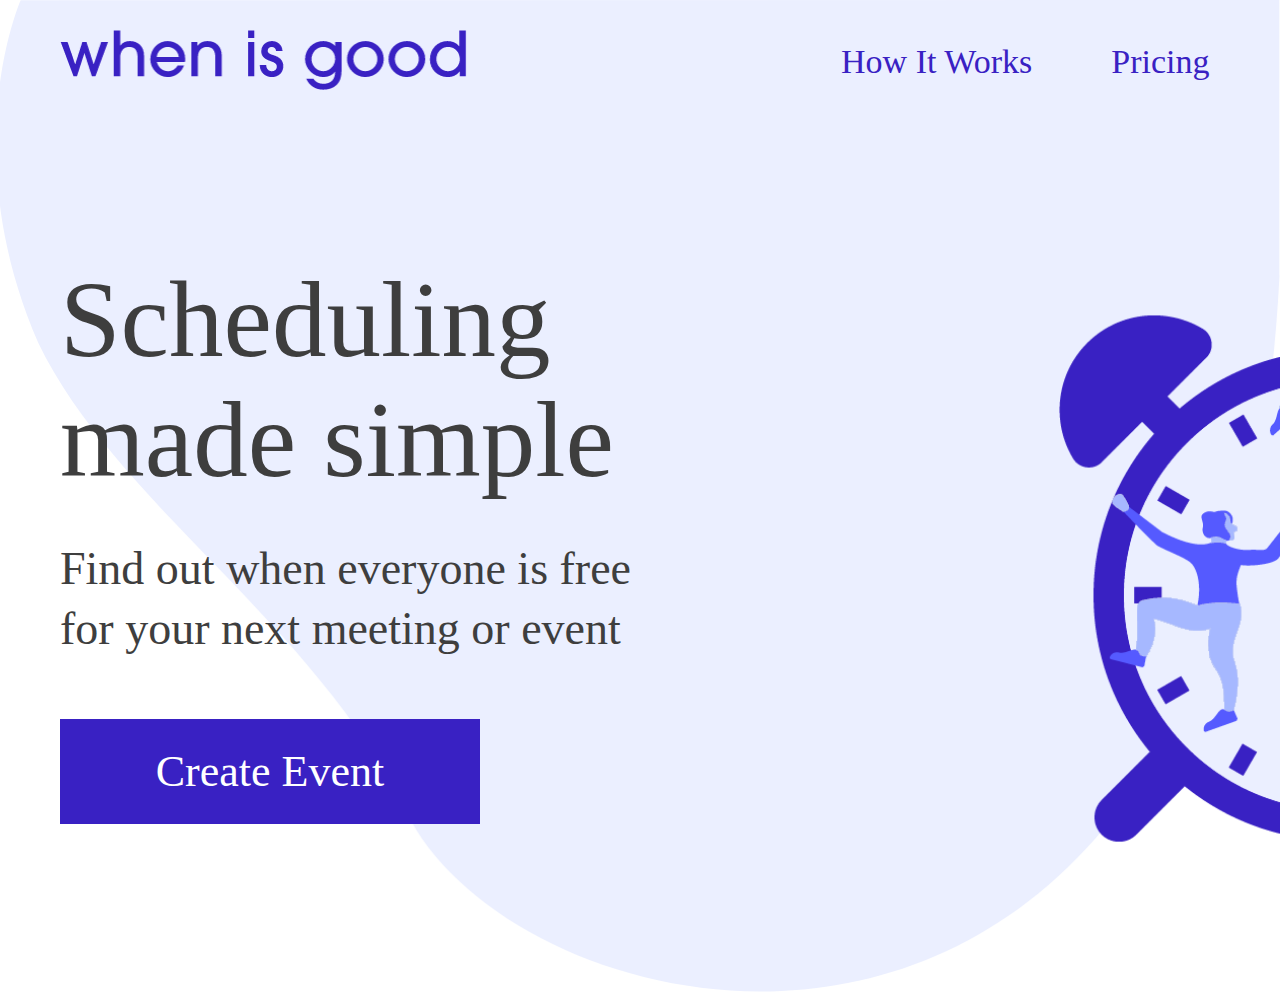
<file: index.html>
<!DOCTYPE html>
<html lang="en" dir="ltr">
<head>
    <title>Home</title>
    <meta charset="utf-8">
    <meta name="viewport" content="width=device-width, initial-scale=1">
    <link href="styles.css" rel="stylesheet">
</head>
<body>
    <img src="assets/home-bg.png" alt="home-bg" id="home-bg">
    <img src="assets/home-illust.png" alt="home-illust" id="home-illust">
    <div class="navbar">
        <a href="index.html"><img id="logo" src="assets/logo.png" alt="logo"></a>
        <div class="container">
            <nav>
                 <a class="nav-link" href="#">How It Works</a>
                 <a class="nav-link" href="#">Pricing</a>
                 <a class="nav-link" href="log in.html">Sign Up</a>
                 <a class="nav-link" href="log in.html">Log In</a>
                 <a href="eventdetails1.html" id="create-nav">Create Event</a>
            </nav>
        </div>
    </div>
    <h1 id="tagline">Scheduling made simple</h1>
    <p id="tagline-para">Find out when everyone is free for your next meeting or event</p>
    <a href="eventdetails1.html" id="create">Create Event</a>
    </button>
</body>
</html>
</file>
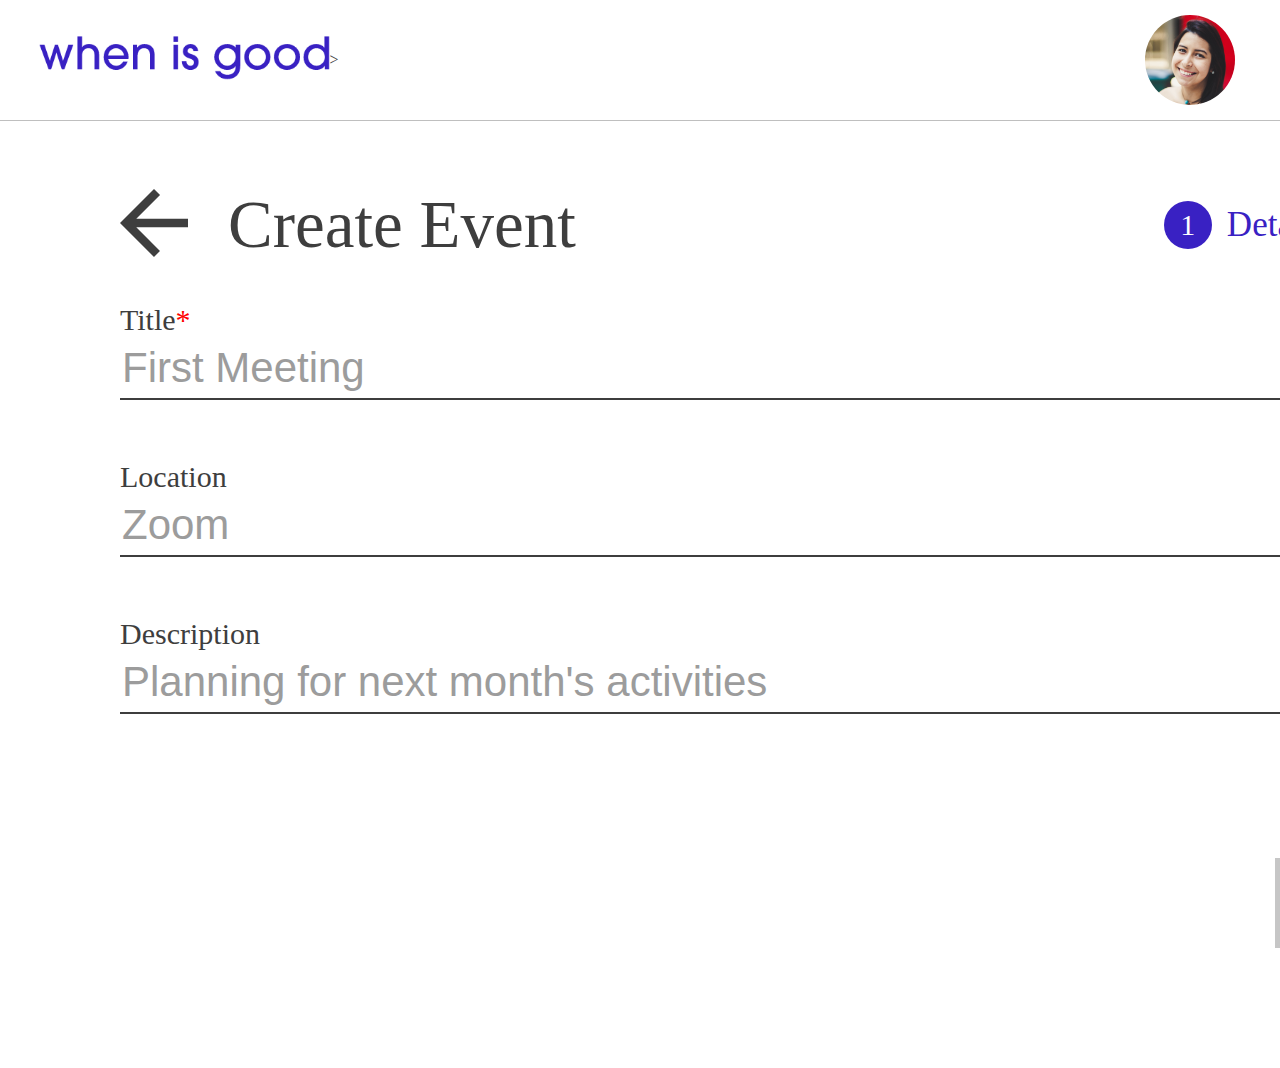
<file: eventdetails1.html>
<!DOCTYPE html>
<html lang="en" dir="ltr">
<head>
    <title>Event Details 1</title>
    <meta charset="utf-8">
    <meta name="viewport" content="width=device-width, initial-scale=1">
    <link href="styles.css" rel="stylesheet">
</head>


<body>
    <!--Header-->
    <div class="header">
        <a href="index.html">
            <img id="logo-small" src="assets/logo.png" alt="logo">
        </a>>
        <a href="profile.html" class="profilelink">
            <img id="profilepic" src="assets/maria.png" alt="profile">
        </a>
    </div>
    <div id="headerbar">
    </div>

    <!--main-->
    <div class="detailstop">
        <a href="index.html" class="arrowback">
            <img src="assets/arrow back.png" alt="back">
        </a>
        <p class="detailstitle">Create Event</p>
        <div class="detailsprogress">
            <div class="progcircle progcurrent">1</div>
            <p class="proglabel">Details</p>
            <div class="progressdash"></div>
            <div class="progcircle">2</div>
            <div class="progressdash"></div>
            <div class="progcircle">3</div>
            <div class="progressdash"></div>
            <div class="progcircle">4</div>
        </div>
    </div>

    <!--forms-->
    <form class="detailsform formtop">
        <label class="detailslabel" for="detailstitle">
            Title<span style="color:red">*</span>
        </label>
        <input type="text" placeholder="First Meeting" class="detailsinput" name="detailstitle"></input>
    </form>
    <form class="detailsform">
        <label class="detailslabel" for="detailsloc">
            Location
        </label>
        <input type="text" placeholder="Zoom" class="detailsinput" name="detailsloc"></input>
    </form>
    <form class="detailsform">
        <label class="detailslabel" for="detailsdesc">
            Description
        </label>
        <input type="text" placeholder="Planning for next month's activities" class="detailsinput" name="detailsdesc"></input>
    </form>

    <!--nav-->
    <div class="detailsnav">
    <a class="detailsnavbu back" href="index.html">
        Back
    </a>
    <a class="detailsnavbu" href="#">
        Next
    </a>
    </div>
</body>
</html>
</file>
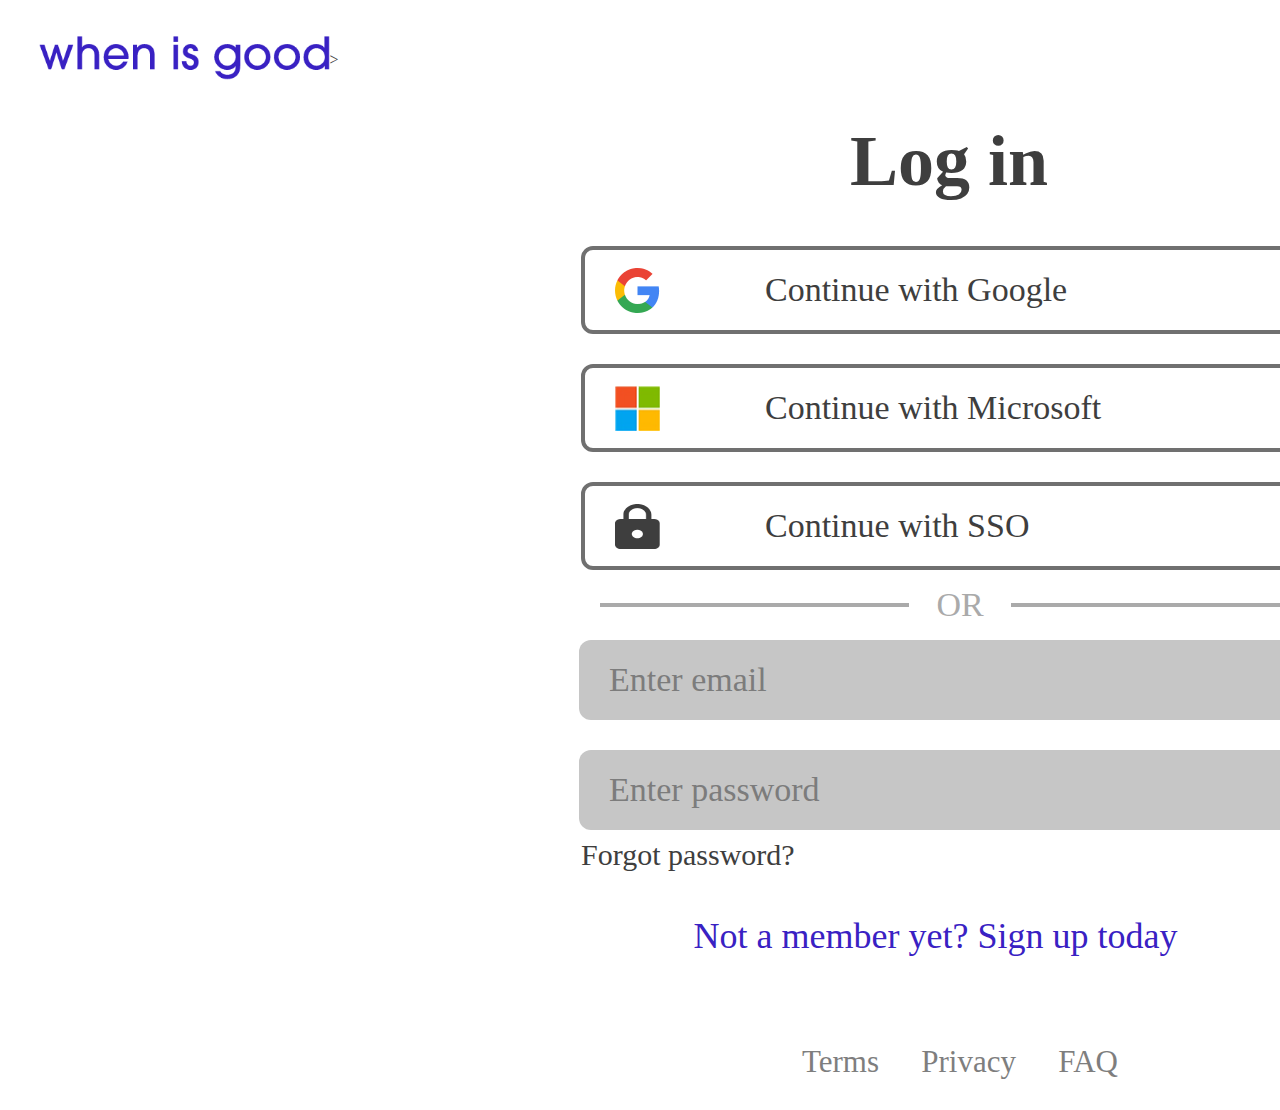
<file: log in.html>
<!DOCTYPE html>
<html lang="en" dir="ltr">
<head>
    <title>Log In</title>
    <meta charset="utf-8">
    <meta name="viewport" content="width=device-width, initial-scale=1">
    <link href="styles.css" rel="stylesheet">
</head>
<body>
    <div class="header">
        <a href="index.html">
            <img id="logo-small" src="assets/logo.png" alt="logo">
        </a>>
    </div>
    <p id="log-in">Log in</p>
    <a href="profile.html" class="loginbutton logintop">
        <img src="assets/google.png" class="loginicon">
        <p class="loginlabel" >Continue with Google</p>
    </a>
    <a href="profile.html" class="loginbutton">
        <img src="assets/microsoft.png" class="loginicon">
        <p class="loginlabel" >Continue with Microsoft</p>
    </a>
    <a href="profile.html" class="loginbutton loginbottom">
        <img src="assets/sso.png" class="loginicon">
        <p class="loginlabel" >Continue with SSO</p>
    </a>
    <div class ="ordiv">
        <div class="orline"></div>
        OR
        <div class="orline"></div>
    </div>

    <!--Email and password-->
    <a href="profile.html" class="emailbutton emailtop">
        <p class="loginlabel">Enter email</p>
    <a href="profile.html" class="emailbutton emailbottom">
        <p class="loginlabel">Enter password</p>
    </a>
    <p id="forgotpass">Forgot password?</p>

    <!--Details-->
    <p id="member">Not a member yet? Sign up today</p>
    <div class="logininfo">
        <p class="logininfotext">Terms</p>
        <p class="logininfotext">Privacy</p>
        <p class="logininfotext">FAQ</p>
    </div>
</body>
</html>
</file>
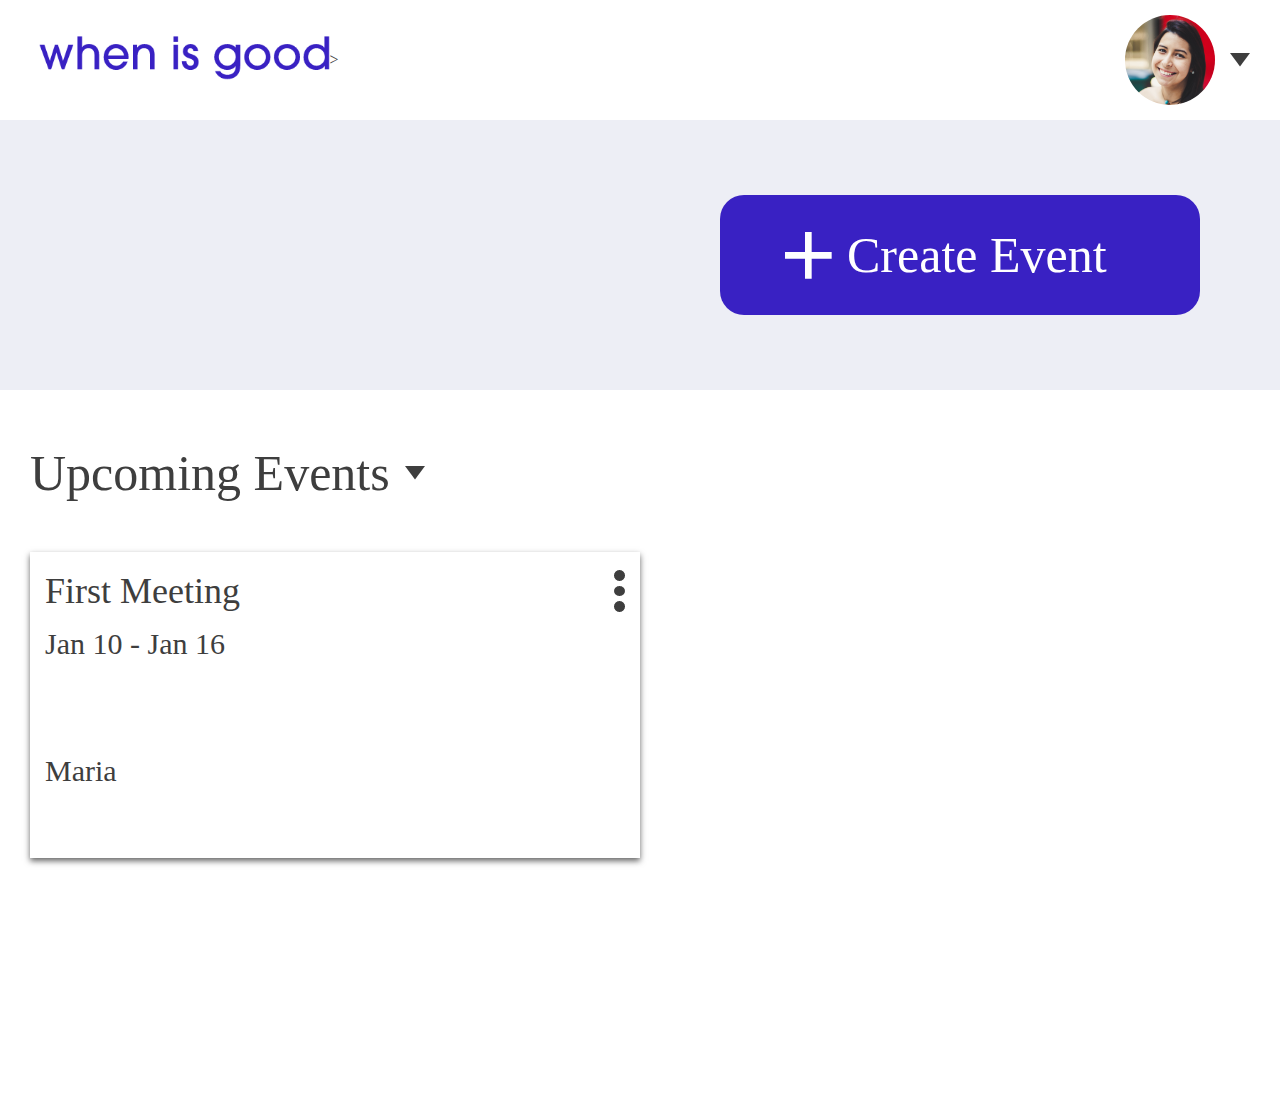
<file: profile.html>
<!DOCTYPE html>
<html lang="en" dir="ltr">
<head>
    <title>Profile</title>
    <meta charset="utf-8">
    <meta name="viewport" content="width=device-width, initial-scale=1">
    <link href="styles.css" rel="stylesheet">
</head>
<body>
    <!--Header-->
    <div class="header">
        <a href="index.html">
            <img id="logo-small" src="assets/logo.png" alt="logo">
        </a>>
            <a href="profile.html" class="profilelink">
                <img id="profilepic" src="assets/maria.png" alt="profile">
                <img id="dropdown" src="assets/arrow down.png">
            </a>

    </div>
    <!--Create-->
    <a href="eventdetails1.html" id="creatediv">
        <div id="createbutton">
            <img id="add" src="assets/add.png">
            Create Event
        </div>
    </a>
    <!--Upcoming-->
    <div id="upcomingdiv">
        Upcoming Events
        <img src="assets/arrow down.png" id="upcomingarrow">
    </div>
    <div id="eventdiv">
        <div id="eventdivtop">
            <p class="eventtitle">First Meeting</p>
            <img src="assets/more.png" id="eventmore">
        </div>
        <p class="eventdates">Jan 10 - Jan 16</p>
        <p class="username">Maria</p>
    </div>
</body>
</html>
</file>
<file: styles.css>
body {
    background: white;
    font-family: 'Roboto';
    color: #3E3E3E;
    width: 1920px;
    margin: 0px;
}

p {
    margin-bottom: 0;
    margin-top: 0;
}

a:link, a:visited {
    text-decoration: none;
}

.navbar {
    display: flex;
    align-items: center;
    position: relative;
    margin-top: 30px;
}

#logo {
    margin-left: 60px;
    width: 407px;
}

.container {
    position: absolute;
    right: 60px;
}

.nav-link {
    padding-left: 75px;
    font-family: 'Roboto';
    font-size: 34px;
    font-weight: 500;
    color: #3921C3;
    text-decoration: none;
}

#create-nav {
    width: 240px;
    height: 80px;
    background-color: #3921C3;
    margin-left: 60px;
    text-decoration: none;
    border: none;
    font: 'Roboto';
    font-size: 34px;
    color: white;
    font-weight: 500px;
    padding: 16px 24px;
    text-align: center;
}

#tagline {
    margin-top: 165px;
    font-size: 109px;
    font-weight: 500;
    max-width: 628px;
    height: 264px;
    line-height: 120px;
    margin-left: 60px;
    margin-bottom: 0px;
}

#tagline-para {
    margin-top: 15px;
    font-size: 46px;
    line-height: 60px;
    width: 628px;
    margin-left: 60px;
}

#create {
    width: 420px;
    height: 105px;
    background-color: #3921C3;
    margin-left: 60px;
    margin-top: 60px;
    font: 'Roboto';
    font-size: 44px;
    color: white;
    font-weight: 500;
    display: flex;
    align-items: center;
    justify-content: center;
}

#home-bg {
    width: 1284px;
    height: 992px;
    margin: 0px;
    position: absolute;
    right: 0;
    top: 0;
    z-index: -1;
}

#home-illust {
    top: 211px;
    left: 1059px;
    width: 584px;
    height: 631px;
    position: absolute;
}

.header {
    top: 0px;
    width: 1920px;
    height: 120px;
    display: flex;
    align-items: center;
}

#logo-small {
    margin-left: 38.6px;
    width: 291px;
}

#log-in {
    font-size: 72px;
    margin: auto;
    width: 220px;
    height: 106px;
    font-weight: 600;
}

.loginbutton {
    width: 720px;
    height: 80px;
    margin: 30px auto 30px auto;
    border: 4px;
    border-style: solid;
    border-color: #707070;
    border-radius: 12px;
    display: flex;
    align-items: center;
    font-size: 34px;
    font-weight: 500;
    padding-left: 30px;
    text-decoration: none;
    color: #3E3E3E;
}

.loginicon {
    width: 45px;
    height: 45px;
    margin-right: 105px;
}

.ordiv {
    margin: auto;
    width: 720px;
    display: flex;
    align-items: center;
    justify-content: space-between;
    font-size: 34px;
    font-weight: 500;
    color: #AAAAAA;
}

.orline {
    width: 305px;
    border: 2px;
    border-style: solid;
    border-color: #AAAAAA;
}

.logininfo {
    display: flex;
    align-items: center;
    justify-content: space-between;
    margin: 87px auto 30px auto;
    width: 316px;
    font-size: 31px;
    color: #7E7E7E;
}

.emailbutton {
    width: 732px;
    height: 80px;
    margin: 30px auto 0px auto;
    background-color: #C6C6C6;
    color: #7C7C7C;
    display: flex;
    align-items: center;
    font-size: 34px;
    font-weight: 500;
    border-radius: 12px;
    padding-left: 30px;
}

#forgotpass {
    margin-top: 8px;
    margin-left: 581px;
    width: 241px;
    height: 39px;
    font-size: 30px;
    color: #3E3E3E;
}

#member {
    margin: 38px auto 0px auto;
    width: 533px;
    color: #3921C3;
    font-size: 36px;
    font-weight: 500px;
}

.logintop {
    margin-top: 20px;
}

.loginbottom {
    margin-bottom: 16px;
}

.emailtop {
    margin-top: 16px;
}

.profilelink {
    display: flex;
    align-items: center;
    position: absolute;
    right: 30px;
}

#profilepic {
    width: 90px;
    margin-right: 15px;
}

#dropdown {
    width: 20px;
}

#creatediv {
    width: 100%;
    height: 270px;
    background-color: #EDEEF5;
    display: flex;
    align-items: center;
    justify-items: center;
}

#createbutton {
    width: 480px;
    height: 120px;
    background-color: #3921C3;
    display: flex;
    align-items: center;
    margin: auto;
    color: white;
    border-radius: 24px;
    font-size: 50px;
    font-weight: 500;
}

#add {
    margin-left: 65px;
    margin-right: 15px;
}

#upcomingdiv {
    margin: 54px 0 0 30px;
    font-size: 50px;
    font-weight: 500;
    display: flex;
    align-items: center;
}

#upcomingarrow {
    margin-left: 15px;
}

#eventdiv {
    width: 580px;
    height: 270px;
    margin: 50px 0 240px 30px;
    padding: 18px 15px 18px 15px;
    box-shadow: 0px 3px 6px #0000009A;
    font-size: 30px;
}

#eventdivtop {
    display: flex;
    align-items: center;
    width: 100%;
    justify-content: space-between;
}

.eventtitle {
    font-size: 36px;
    font-weight: 500;
    margin: 0;
}

#eventmore {
    height: 42px;
}

.eventdates {
    margin-top: 15px;
    margin-bottom: 0;
}

.username {
    margin-top: 93px;
    margin-bottom: 0;
}

#headerbar {
    width:100%;
    height: 1px;
    background-color: #BFBFBF;
}

.detailstitle {
    font-size: 67px;
    font-weight: 500;
    margin-left: 40px;
    margin-top: 0px;
    display: inline-block;
}

.arrowback {
    width: 68px;
}

.detailstop {
    margin-top: 65px;
    margin-left: 120px;
    margin-right: 120px;
    display: flex;
    align-items: center;
    position: relative;
}

.detailsprogress {
    display: inline-flex;
    position: absolute;
    right: 0;
    align-items: center;
    flex-wrap: nowrap;
}

.progcircle {
    width: 42px;
    height: 42px;
    border-radius: 50%;
    border: 3px;
    border-color: #3921C3;
    border-style: solid;
    display: flex;
    align-items: center;
    justify-content: center;
    font-size: 30px;
    color: #3921C3;
}

.progcurrent {
    border: 0;
    background-color: #3921C3;
    color: white;
    font-weight: 500;
    width: 48px;
    height: 48px;
}

.proglabel {
    color: #3921C3;
    font-size: 35px;
    margin: 0 15px 0 15px;
}

.progressdash {
    width: 71px;
    border: 2px solid #3921C3;
    margin: 0 15px 0 15px;
}

.detailsform {
    display: inline-block;
    width: auto;
    margin-left: 120px;
    font-size: 30px;
    border: none;
    appearance: none;
    border-bottom: 2px solid #3E3E3E;
    margin-top: 60px;
}

.detailslabel {
    display: block;
    margin-bottom: 0;
}

.detailsinput {
    width: 1676px;
    height: 59px;
    font-size: 42px;
    border: none;
}

.detailsinput::placeholder {
    font-size: 42px;
    color: rgb(156, 156, 156);
}

.detailsnav {
    display: flex;
    align-items: center;
    justify-content: space-between;
    margin-top: 144px;
    margin-left: 1275px;
    margin-bottom: 120px;
    width: 525px;
}

.detailsnavbu {
    display: flex;
    align-items: center;
    justify-content: center;
    width: 240px;
    height: 90px;
    background-color: #3921C3;
    color: white;
    font-size: 36px;
    font-weight: 500;
}

.back {
    background-color: #C6C6C6;
    color: #3E3E3E;
}

.formtop {
    margin-top: 40px;
}

.inputlabel {
    font-size: 30px;
    margin-top: 60px;
    margin-left: 120px;
}

.dropdown {
    margin-left: 30px;
    display: inline-flex;
    font-size: 42px;
    background-color: none;
    -webkit-appearance: none;
    -moz-appearance: none;
    appearance: none; 
}

.dropdownarrow {
    display: inline-block;
    margin-left: 15px;
    width: 20px;
}

.to {
    margin-left: 42px;
}

.duration {
    width: auto;
    padding: 0 10px;
    margin:  auto;
    display: inline-block;
    text-align: center;
}

input::-webkit-outer-spin-button,
input::-webkit-inner-spin-button {
  -webkit-appearance: none;
  margin: 0;}

  input[type=number] {
    -moz-appearance: textfield;
}
</file>
